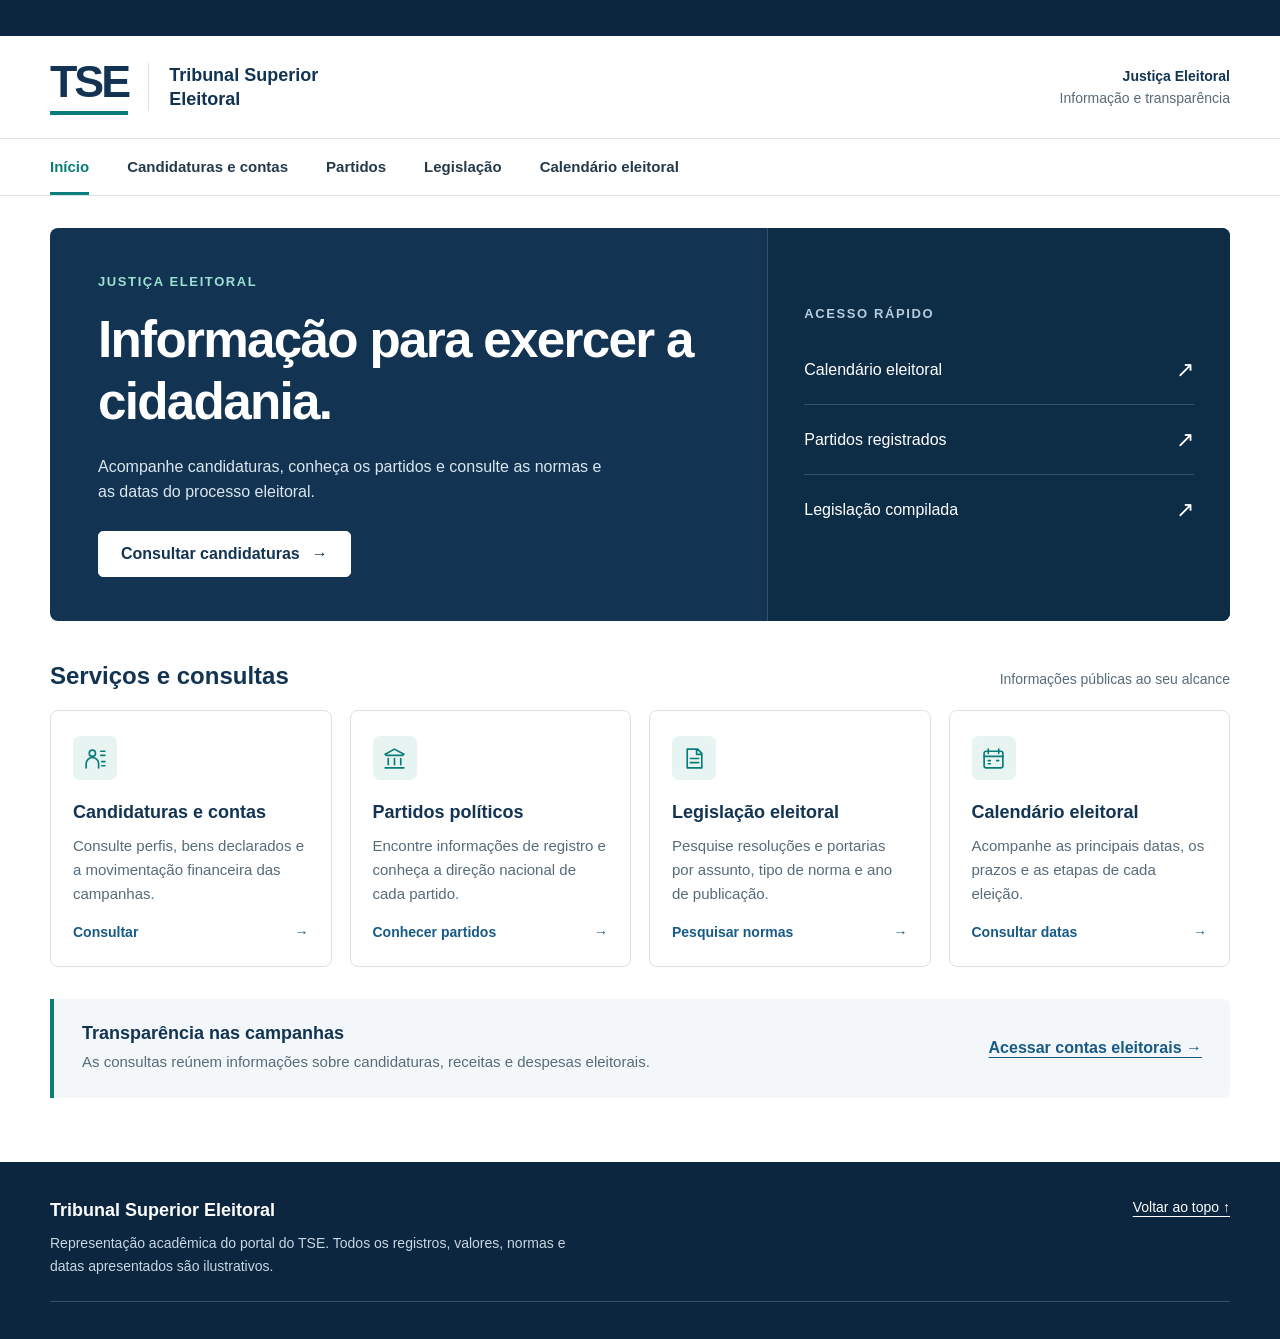
<file: index.html>
<!doctype html>
<html lang="pt-BR">
<head>
  <meta charset="utf-8">
  <meta name="viewport" content="width=device-width, initial-scale=1">
  <meta name="description" content="Protótipo acadêmico inspirado no portal do TSE. Consultas eleitorais com dados fictícios.">
  <title>Início | TSE</title>
  <link rel="stylesheet" href="assets/estilos.css">
  <script src="assets/comum.js" defer></script>
</head>
<body data-page="inicio">
  <div id="site-header"></div>
  <main id="conteudo" class="container" tabindex="-1">
    <section class="hero" aria-labelledby="titulo-inicio">
      <div class="hero-copy">
        <p class="eyebrow">Justiça Eleitoral</p>
        <h1 id="titulo-inicio">Informação para exercer a cidadania.</h1>
        <p>Acompanhe candidaturas, conheça os partidos e consulte as normas e as datas do processo eleitoral.</p>
        <a class="button button-light" href="candidaturas.html">Consultar candidaturas <span aria-hidden="true">→</span></a>
      </div>
      <div class="hero-aside">
        <p class="eyebrow">Acesso rápido</p>
        <a href="calendario.html">Calendário eleitoral <span aria-hidden="true">↗</span></a>
        <a href="partidos.html">Partidos registrados <span aria-hidden="true">↗</span></a>
        <a href="legislacao.html">Legislação compilada <span aria-hidden="true">↗</span></a>
      </div>
    </section>
    <section aria-labelledby="consultas-heading">
      <div class="section-heading"><h2 id="consultas-heading">Serviços e consultas</h2><p>Informações públicas ao seu alcance</p></div>
      <div class="service-grid">
        <a class="service-card" href="candidaturas.html">
          <span class="card-icon" aria-hidden="true"><svg viewBox="0 0 24 24"><circle cx="9" cy="7" r="3"/><path d="M3 21v-4a6 6 0 0 1 12 0v4M17 5h4M17 9h4M18 15h3M18 19h3"/></svg></span>
          <h3>Candidaturas e contas</h3><p>Consulte perfis, bens declarados e a movimentação financeira das campanhas.</p><span class="card-action">Consultar <span aria-hidden="true">→</span></span>
        </a>
        <a class="service-card" href="partidos.html">
          <span class="card-icon" aria-hidden="true"><svg viewBox="0 0 24 24"><path d="m3 8 9-5 9 5M4 9h16M6 12v6M12 12v6M18 12v6M3 21h18"/></svg></span>
          <h3>Partidos políticos</h3><p>Encontre informações de registro e conheça a direção nacional de cada partido.</p><span class="card-action">Conhecer partidos <span aria-hidden="true">→</span></span>
        </a>
        <a class="service-card" href="legislacao.html">
          <span class="card-icon" aria-hidden="true"><svg viewBox="0 0 24 24"><path d="M5 3h10l4 4v14H5zM14 3v5h5M8 12h8M8 16h8"/></svg></span>
          <h3>Legislação eleitoral</h3><p>Pesquise resoluções e portarias por assunto, tipo de norma e ano de publicação.</p><span class="card-action">Pesquisar normas <span aria-hidden="true">→</span></span>
        </a>
        <a class="service-card" href="calendario.html">
          <span class="card-icon" aria-hidden="true"><svg viewBox="0 0 24 24"><rect x="3" y="5" width="18" height="16" rx="2"/><path d="M7 3v4M17 3v4M3 10h18M7 14h2M15 14h2M7 17h2"/></svg></span>
          <h3>Calendário eleitoral</h3><p>Acompanhe as principais datas, os prazos e as etapas de cada eleição.</p><span class="card-action">Consultar datas <span aria-hidden="true">→</span></span>
        </a>
      </div>
    </section>
    <aside class="info-band"><div><h2>Transparência nas campanhas</h2><p>As consultas reúnem informações sobre candidaturas, receitas e despesas eleitorais.</p></div><a href="candidaturas.html">Acessar contas eleitorais <span aria-hidden="true">→</span></a></aside>
    <noscript><p class="notice">Ative o JavaScript para usar as consultas. <a href="candidaturas.html">Candidaturas</a> · <a href="partidos.html">Partidos</a> · <a href="legislacao.html">Legislação</a> · <a href="calendario.html">Calendário</a>. Este é um protótipo acadêmico com dados fictícios.</p></noscript>
  </main>
  <div id="site-footer"></div>
</body>
</html>
</file>
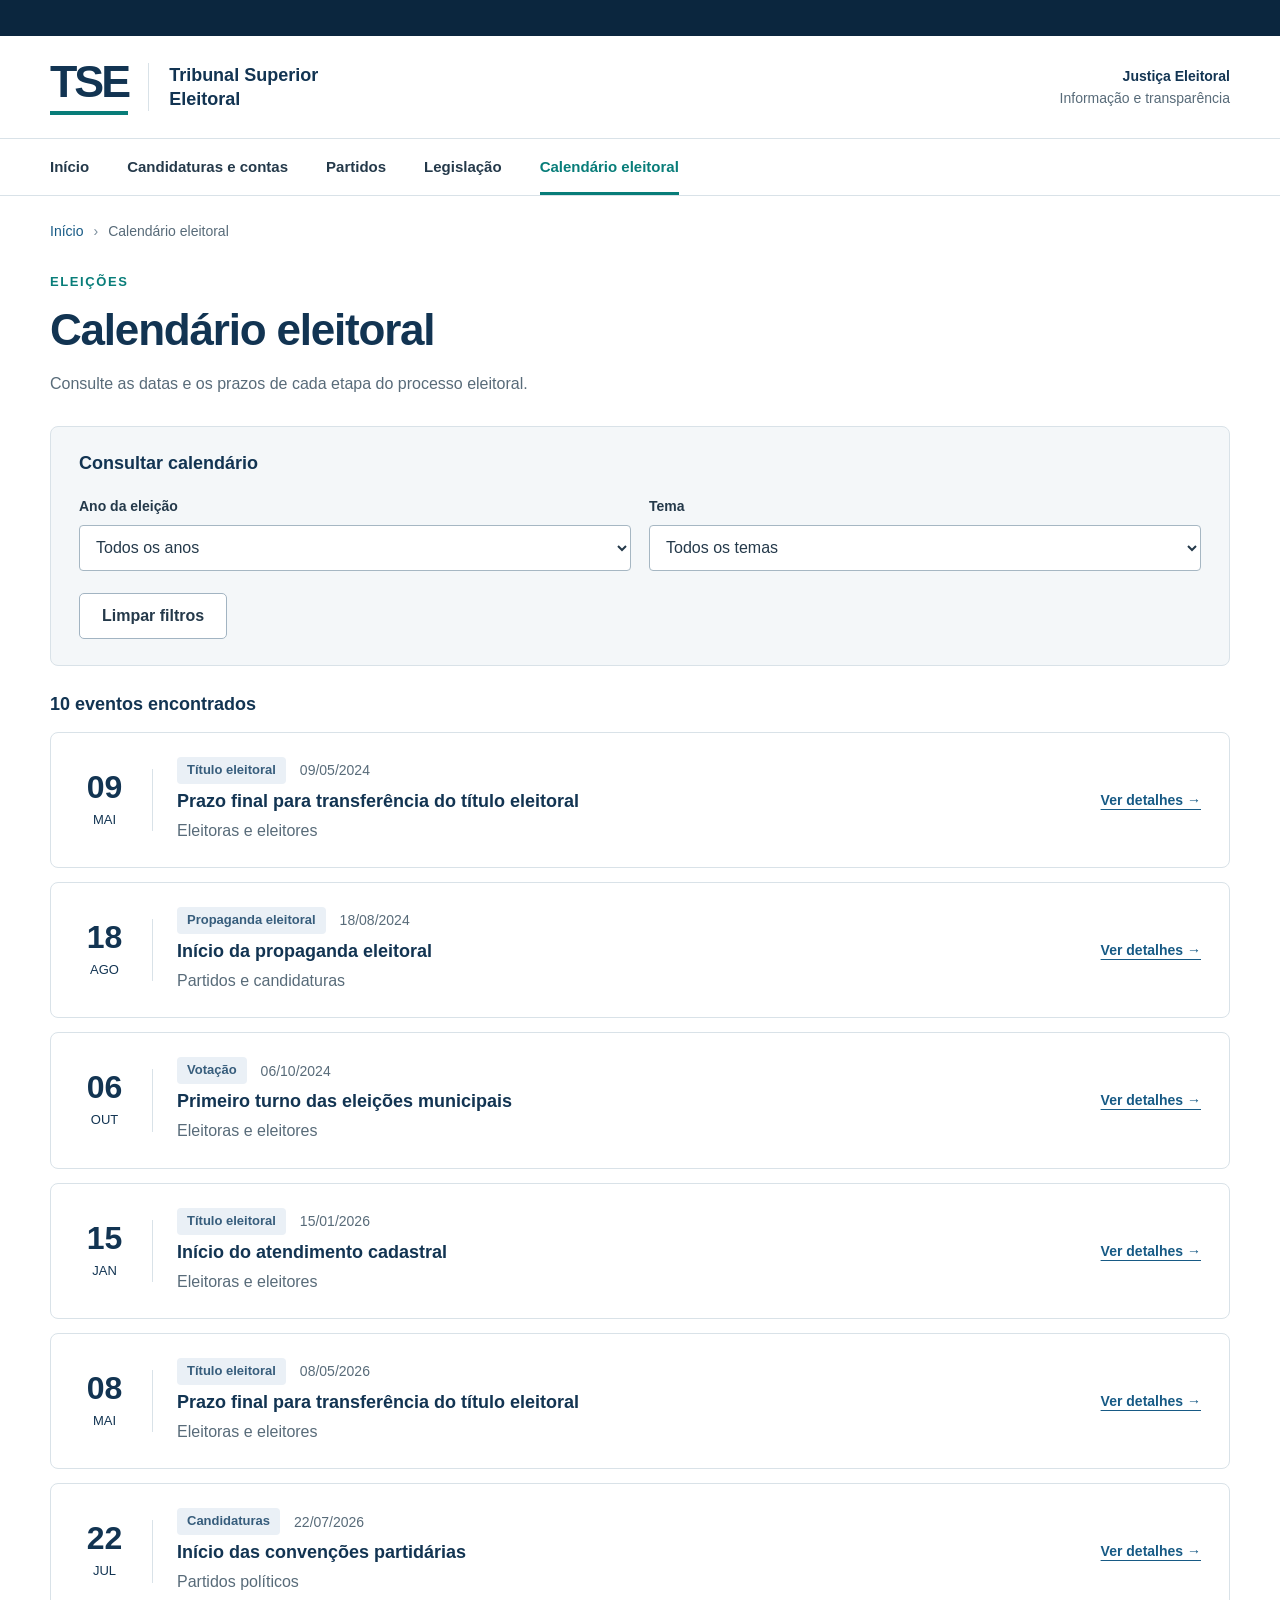
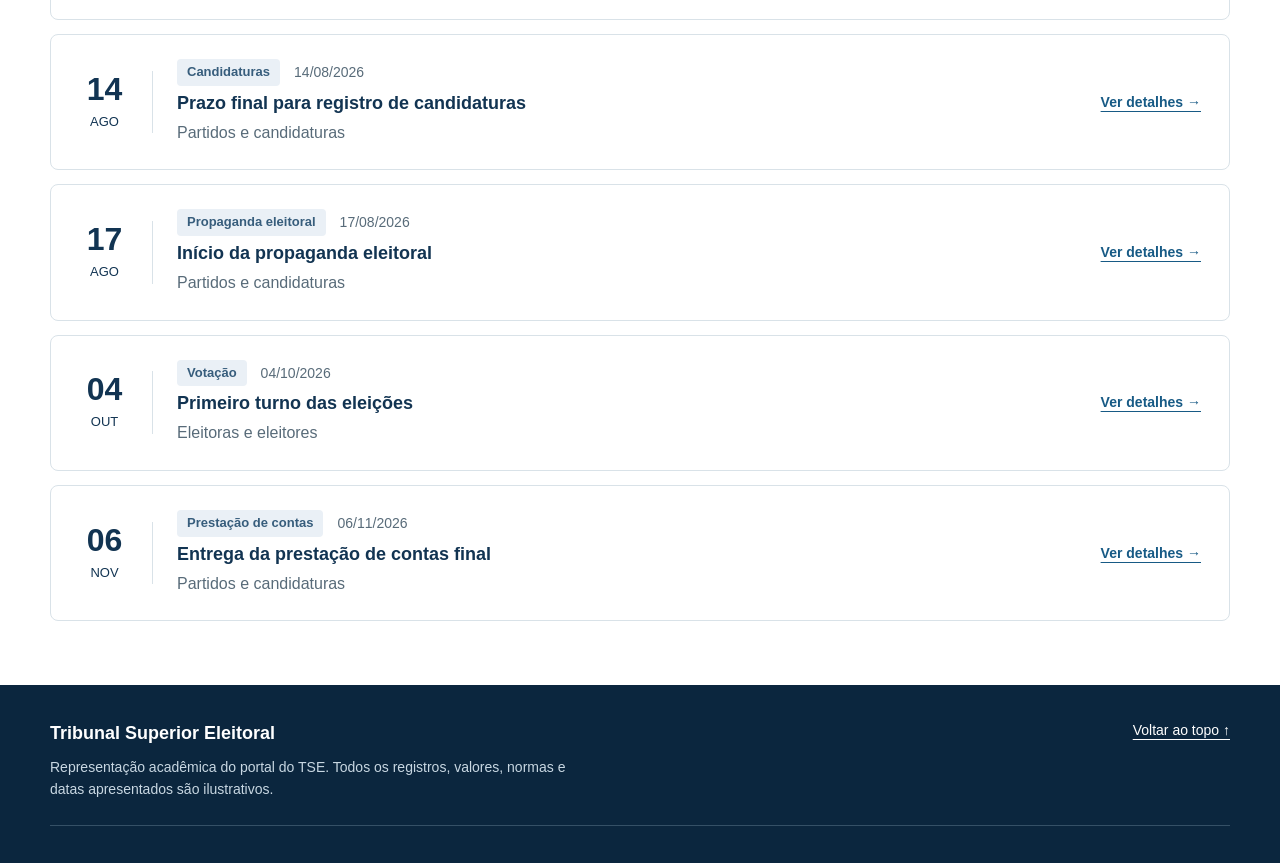
<file: calendario.html>
<!doctype html>
<html lang="pt-BR">
<head>
  <meta charset="utf-8">
  <meta name="viewport" content="width=device-width, initial-scale=1">
  <meta name="description" content="Calendário eleitoral ilustrativo com consultas por ano e tema.">
  <title>Calendário eleitoral</title>
  <link rel="stylesheet" href="assets/estilos.css">
  <script src="assets/dados.js" defer></script>
  <script src="assets/consultas.js" defer></script>
  <script src="assets/comum.js" defer></script>
  <script src="assets/paginas.js" defer></script>
</head>
<body data-page="calendario">
  <div id="site-header"></div>
  <main id="conteudo" class="container" tabindex="-1">
    <nav class="breadcrumb" aria-label="Você está em"><a href="index.html">Início</a><span aria-hidden="true">›</span><span>Calendário eleitoral</span></nav>
    <header class="page-heading"><p class="eyebrow">Eleições</p><h1>Calendário eleitoral</h1><p>Consulte as datas e os prazos de cada etapa do processo eleitoral.</p></header>
    <p id="route-notice" class="notice" role="status" hidden></p>
    <section id="list-view" aria-label="Consulta de datas eleitorais">
      <form id="filters" class="filter-panel">
        <h2>Consultar calendário</h2>
        <div class="fields two">
          <div class="field"><label for="ano">Ano da eleição</label><select id="ano" name="ano"><option value="">Todos os anos</option><option>2026</option><option>2024</option></select></div>
          <div class="field"><label for="tema">Tema</label><select id="tema" name="tema"><option value="">Todos os temas</option><option>Título eleitoral</option><option>Candidaturas</option><option>Propaganda eleitoral</option><option>Votação</option><option>Prestação de contas</option></select></div>
        </div>
        <div class="form-actions"><button class="button button-secondary" type="reset">Limpar filtros</button><p class="form-help"></p></div>
      </form>
      <div class="results-bar"><h2 id="result-count" role="status" aria-live="polite"></h2><p></p></div>
      <div id="results" class="record-list"></div>
    </section>
    <section id="detail-view" aria-label="Detalhes da data eleitoral" hidden></section>
    <noscript><p class="notice">Ative o JavaScript para pesquisar candidaturas. Protótipo acadêmico com dados fictícios. <a href="index.html">Voltar ao início</a>.</p></noscript>
  </main>
  <div id="site-footer"></div>
</body>
</html>
</file>
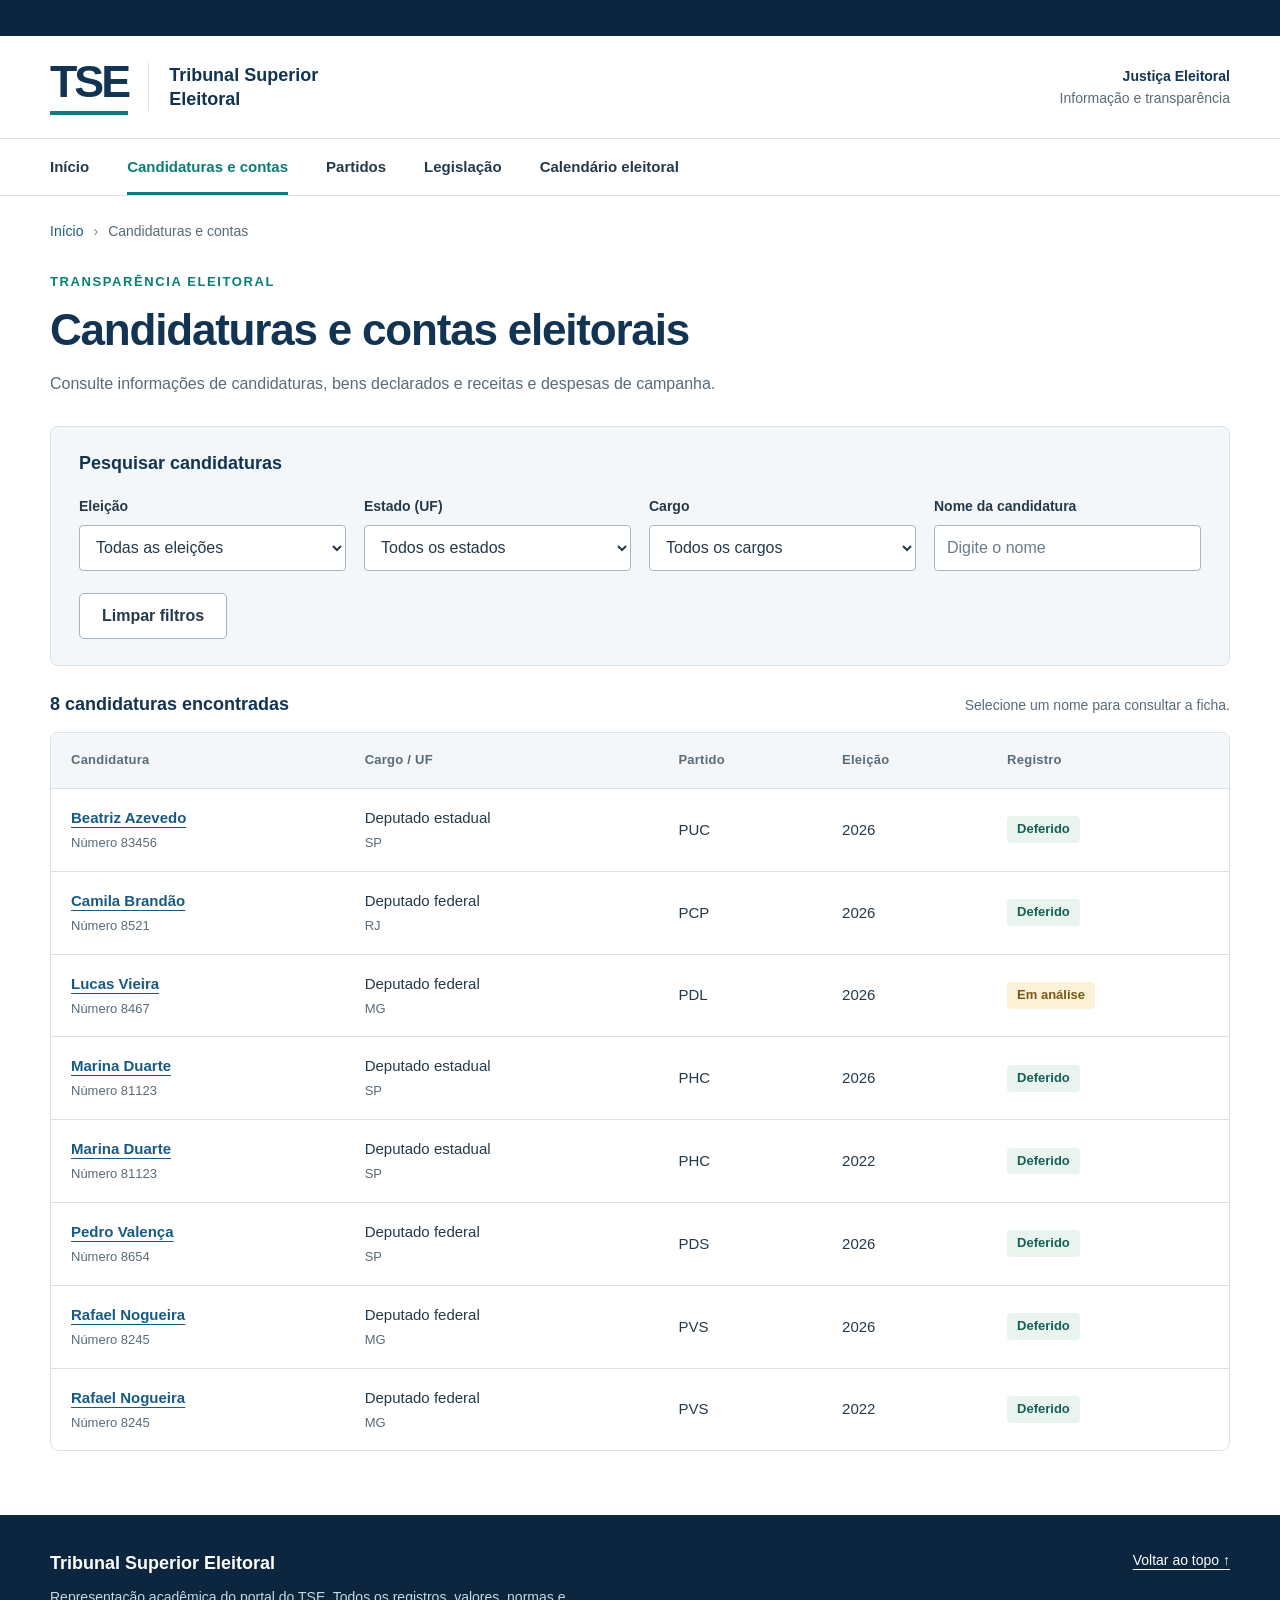
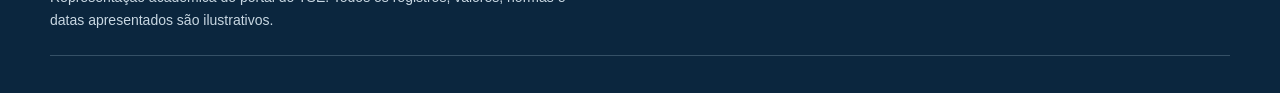
<file: candidaturas.html>
<!doctype html>
<html lang="pt-BR">
<head>
  <meta charset="utf-8">
  <meta name="viewport" content="width=device-width, initial-scale=1">
  <meta name="description" content="Consulta fictícia de candidaturas, bens e contas eleitorais para avaliação acadêmica.">
  <title>Candidaturas e contas | TSE</title>
  <link rel="stylesheet" href="assets/estilos.css">
  <script src="assets/dados.js" defer></script>
  <script src="assets/consultas.js" defer></script>
  <script src="assets/comum.js" defer></script>
  <script src="assets/paginas.js" defer></script>
</head>
<body data-page="candidaturas">
  <div id="site-header"></div>
  <main id="conteudo" class="container" tabindex="-1">
    <nav class="breadcrumb" aria-label="Você está em"><a href="index.html">Início</a><span aria-hidden="true">›</span><span>Candidaturas e contas</span></nav>
    <header class="page-heading"><p class="eyebrow">Transparência eleitoral</p><h1>Candidaturas e contas eleitorais</h1><p>Consulte informações de candidaturas, bens declarados e receitas e despesas de campanha.</p></header>
    <p id="route-notice" class="notice" role="status" hidden></p>
    <section id="list-view" aria-label="Consulta de candidaturas">
      <form id="filters" class="filter-panel">
        <h2>Pesquisar candidaturas</h2>
        <div class="fields">
          <div class="field"><label for="ano">Eleição</label><select name="ano" id="ano"><option value="">Todas as eleições</option><option value="2026">Eleições 2026</option><option value="2022">Eleições 2022</option></select></div>
          <div class="field"><label for="uf">Estado (UF)</label><select name="uf" id="uf"><option value="">Todos os estados</option><option value="MG">Minas Gerais — MG</option><option value="RJ">Rio de Janeiro — RJ</option><option value="SP">São Paulo — SP</option></select></div>
          <div class="field"><label for="cargo">Cargo</label><select name="cargo" id="cargo"><option value="">Todos os cargos</option><option>Deputado estadual</option><option>Deputado federal</option></select></div>
          <div class="field"><label for="nome">Nome da candidatura</label><input type="search" id="nome" name="nome" placeholder="Digite o nome" maxlength="100"></div>
        </div>
        <div class="form-actions"><button class="button button-secondary" type="reset">Limpar filtros</button></div>
      </form>
      <div class="results-bar"><h2 id="result-count" role="status" aria-live="polite"></h2><p>Selecione um nome para consultar a ficha.</p></div>
      <div id="results"></div>
    </section>
    <section id="detail-view" aria-label="Ficha da candidatura" hidden></section>
    <noscript><p class="notice">Ative o JavaScript para pesquisar candidaturas. Protótipo acadêmico com dados fictícios. <a href="index.html">Voltar ao início</a>.</p></noscript>
  </main>
  <div id="site-footer"></div>
</body>
</html>
</file>
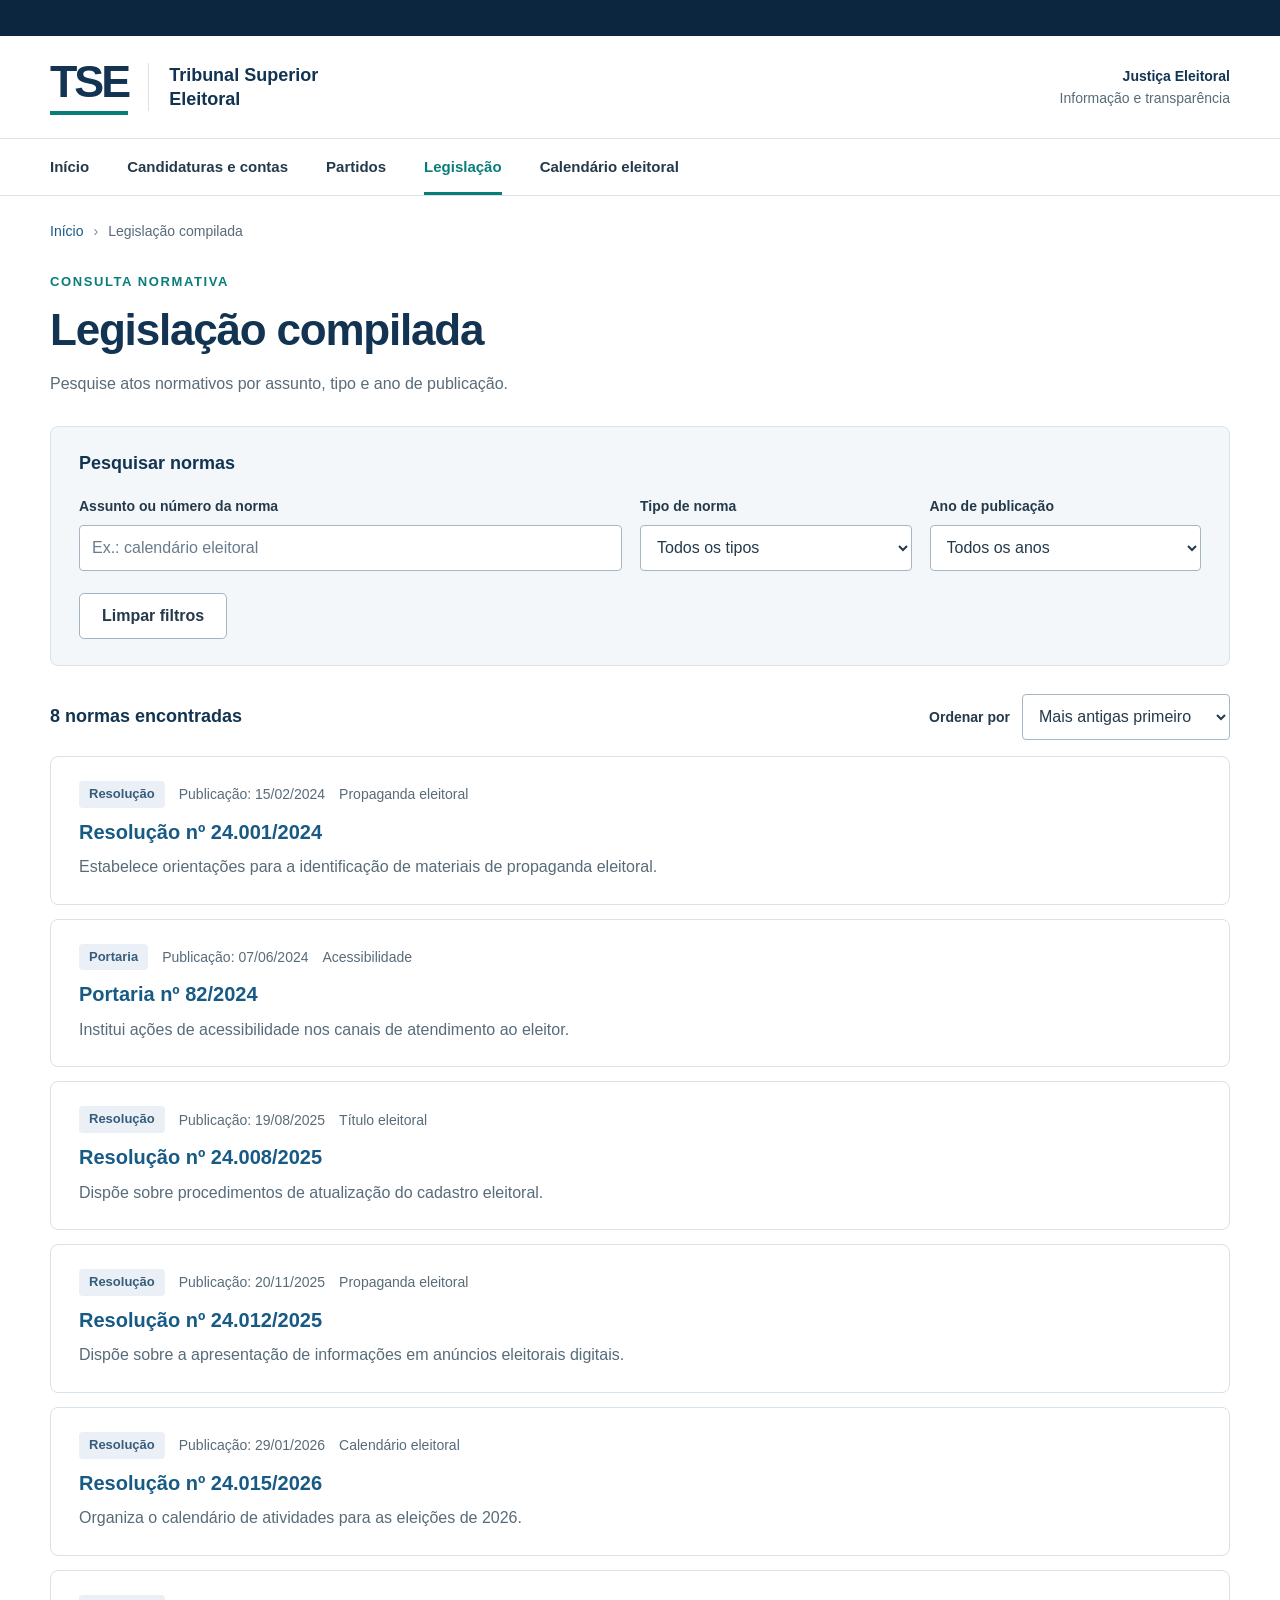
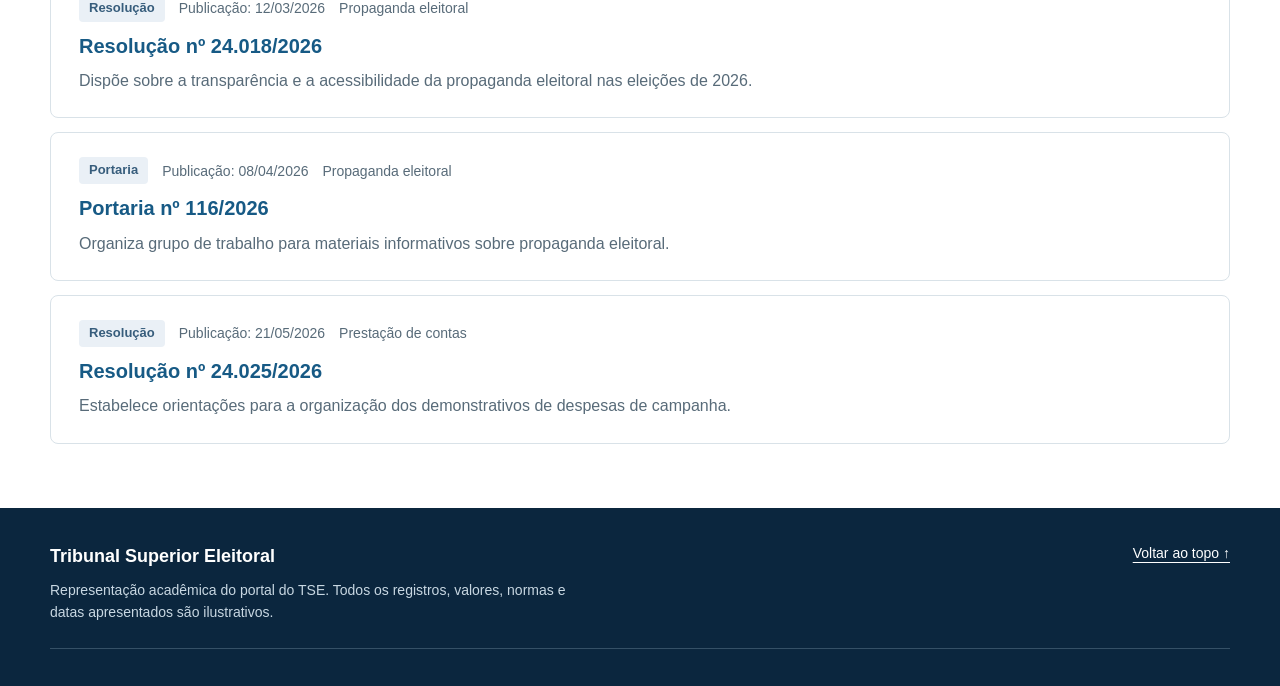
<file: legislacao.html>
<!doctype html>
<html lang="pt-BR">
<head>
  <meta charset="utf-8">
  <meta name="viewport" content="width=device-width, initial-scale=1">
  <meta name="description" content="Pesquisa de resoluções e portarias ilustrativas por assunto, tipo e ano.">
  <title>Legislação compilada | TSE</title>
  <link rel="stylesheet" href="assets/estilos.css">
  <script src="assets/dados.js" defer></script>
  <script src="assets/consultas.js" defer></script>
  <script src="assets/comum.js" defer></script>
  <script src="assets/paginas.js" defer></script>
</head>
<body data-page="legislacao">
  <div id="site-header"></div>
  <main id="conteudo" class="container" tabindex="-1">
    <nav class="breadcrumb" aria-label="Você está em"><a href="index.html">Início</a><span aria-hidden="true">›</span><span>Legislação compilada</span></nav>
    <header class="page-heading"><p class="eyebrow">Consulta normativa</p><h1>Legislação compilada</h1><p>Pesquise atos normativos por assunto, tipo e ano de publicação.</p></header>
    <p id="route-notice" class="notice" role="status" hidden></p>
    <section id="list-view" aria-label="Pesquisa de normas">
      <form id="filters" class="filter-panel">
        <h2>Pesquisar normas</h2>
        <div class="fields legislation">
          <div class="field"><label for="busca">Assunto ou número da norma</label><input type="search" name="busca" id="busca" placeholder="Ex.: calendário eleitoral" maxlength="100"></div>
          <div class="field"><label for="tipo">Tipo de norma</label><select id="tipo" name="tipo"><option value="">Todos os tipos</option><option>Resolução</option><option>Portaria</option></select></div>
          <div class="field"><label for="ano">Ano de publicação</label><select id="ano" name="ano"><option value="">Todos os anos</option><option>2026</option><option>2025</option><option>2024</option></select></div>
        </div>
        <div class="form-actions"><button class="button button-secondary" type="reset">Limpar filtros</button></div>
      </form>
      <div class="results-bar"><h2 id="result-count" role="status" aria-live="polite"></h2><div class="sort-field"><label for="ordem">Ordenar por</label><select id="ordem"><option value="antigas">Mais antigas primeiro</option><option value="recentes">Mais recentes primeiro</option></select></div></div>
      <div id="results" class="record-list"></div>
    </section>
    <section id="detail-view" aria-label="Texto da norma" hidden></section>
    <noscript><p class="notice">Ative o JavaScript para pesquisar normas. Protótipo acadêmico com dados fictícios. <a href="index.html">Voltar ao início</a>.</p></noscript>
  </main>
  <div id="site-footer"></div>
</body>
</html>
</file>
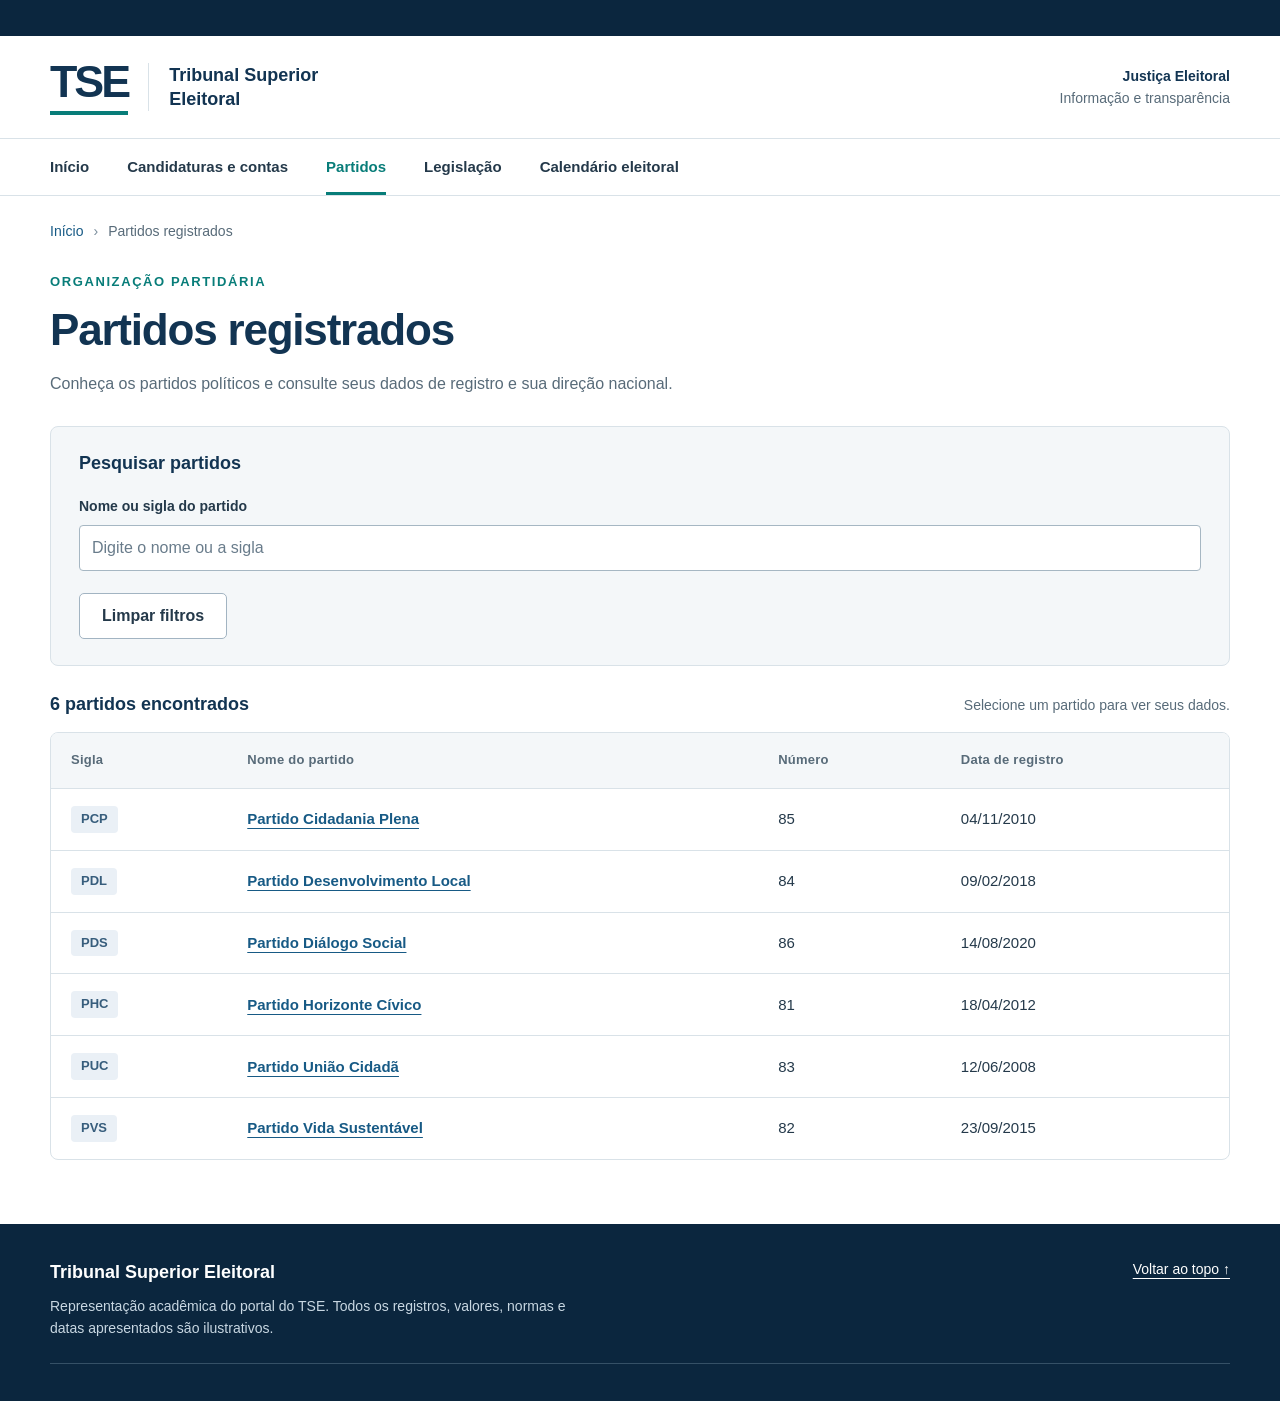
<file: partidos.html>
<!doctype html>
<html lang="pt-BR">
<head>
  <meta charset="utf-8">
  <meta name="viewport" content="width=device-width, initial-scale=1">
  <meta name="description" content="Consulta de partidos e direções nacionais com dados fictícios para avaliação acadêmica.">
  <title>Partidos registrados | TSE</title>
  <link rel="stylesheet" href="assets/estilos.css">
  <script src="assets/dados.js" defer></script>
  <script src="assets/consultas.js" defer></script>
  <script src="assets/comum.js" defer></script>
  <script src="assets/paginas.js" defer></script>
</head>
<body data-page="partidos">
  <div id="site-header"></div>
  <main id="conteudo" class="container" tabindex="-1">
    <nav class="breadcrumb" aria-label="Você está em"><a href="index.html">Início</a><span aria-hidden="true">›</span><span>Partidos registrados</span></nav>
    <header class="page-heading"><p class="eyebrow">Organização partidária</p><h1>Partidos registrados</h1><p>Conheça os partidos políticos e consulte seus dados de registro e sua direção nacional.</p></header>
    <p id="route-notice" class="notice" role="status" hidden></p>
    <section id="list-view" aria-label="Consulta de partidos">
      <form id="filters" class="filter-panel">
        <h2>Pesquisar partidos</h2>
        <div class="field"><label for="busca">Nome ou sigla do partido</label><input type="search" id="busca" name="busca" placeholder="Digite o nome ou a sigla" maxlength="100"></div>
        <div class="form-actions"><button class="button button-secondary" type="reset">Limpar filtros</button></div>
      </form>
      <div class="results-bar"><h2 id="result-count" role="status" aria-live="polite"></h2><p>Selecione um partido para ver seus dados.</p></div>
      <div id="results"></div>
    </section>
    <section id="detail-view" aria-label="Ficha do partido" hidden></section>
    <noscript><p class="notice">Ative o JavaScript para pesquisar partidos. Protótipo acadêmico com dados fictícios. <a href="index.html">Voltar ao início</a>.</p></noscript>
  </main>
  <div id="site-footer"></div>
</body>
</html>
</file>
<file: assets/estilos.css>
@charset "UTF-8";
:root {
  --navy: #123452;
  --deep: #0b263e;
  --blue: #175a85;
  --teal: #087d79;
  --ink: #24394a;
  --muted: #586b79;
  --line: #d9e2e8;
  --paper: #f4f7f9;
  --white: #fff;
  --gold: #f0c45c;
  --radius: 8px;
}
* {
  box-sizing: border-box;
}
body {
  margin: 0;
  color: var(--ink);
  background: var(--white);
  font:
    1rem/1.6 "Segoe UI",
    Arial,
    sans-serif;
}
a {
  color: var(--blue);
  text-underline-offset: 4px;
}
button,
input,
select {
  font: inherit;
}
button,
a,
input,
select {
  -webkit-tap-highlight-color: transparent;
}
button {
  cursor: pointer;
}
button:disabled {
  cursor: default;
}
:focus-visible {
  outline: 3px solid #b45d00;
  outline-offset: 4px;
}
[hidden] {
  display: none !important;
}
h1,
h2,
h3,
p {
  margin-top: 0;
}
h1,
h2,
h3 {
  color: var(--navy);
  line-height: 1.22;
}
h1 {
  font-size: clamp(2rem, 4vw, 2.75rem);
  font-weight: 650;
  letter-spacing: -1.2px;
  margin-bottom: 14px;
}
h2 {
  font-size: 1.5rem;
  font-weight: 650;
}
h3 {
  font-size: 1.125rem;
}
.container {
  width: min(1180px, calc(100% - 64px));
  margin-inline: auto;
}
.skip-link {
  position: absolute;
  left: 20px;
  top: -100px;
  z-index: 10;
  background: white;
  padding: 12px 20px;
}
.skip-link:focus {
  top: 12px;
}
.utility {
  background: var(--deep);
  color: #e0e9ef;
  font-size: 0.875rem;
}
.utility .container {
  min-height: 36px;
  display: flex;
  align-items: center;
  justify-content: space-between;
  gap: 16px;
}
.utility a {
  color: white;
}
.brand-row {
  min-height: 102px;
  display: flex;
  align-items: center;
  justify-content: space-between;
  gap: 24px;
}
.brand {
  display: flex;
  align-items: center;
  gap: 20px;
  color: var(--navy);
  text-decoration: none;
}
.brand-mark {
  font-size: 2.8rem;
  font-weight: 800;
  letter-spacing: -3px;
  line-height: 1;
  border-bottom: 4px solid var(--teal);
  padding-bottom: 7px;
}
.brand-name {
  border-left: 1px solid var(--line);
  padding-left: 20px;
  font-size: 1.125rem;
  font-weight: 600;
  line-height: 1.35;
}
.brand-note {
  color: var(--muted);
  font-size: 0.875rem;
  text-align: right;
}
.brand-note strong {
  display: block;
  color: var(--navy);
  font-weight: 600;
}
.site-nav {
  border-top: 1px solid var(--line);
  border-bottom: 1px solid var(--line);
}
.nav-links {
  display: flex;
  gap: 38px;
}
.nav-links a {
  display: block;
  text-decoration: none;
  color: var(--ink);
  padding: 16px 0 13px;
  border-bottom: 3px solid transparent;
  font-size: 0.9375rem;
  font-weight: 600;
}
.nav-links a:hover,
.nav-links a[aria-current] {
  color: var(--teal);
  border-bottom-color: var(--teal);
}
.menu-toggle {
  display: none;
}
.breadcrumb {
  display: flex;
  flex-wrap: wrap;
  gap: 10px;
  padding-block: 24px;
  font-size: 0.875rem;
  color: var(--muted);
}
.breadcrumb a {
  text-decoration: none;
}
.breadcrumb span[aria-hidden] {
  color: #7a8d9c;
}
.page-heading {
  margin: 6px 0 30px;
  max-width: 850px;
}
.eyebrow {
  font-size: 0.8125rem;
  letter-spacing: 1.6px;
  font-weight: 700;
  text-transform: uppercase;
  color: var(--teal);
  margin-bottom: 10px;
}
.page-heading p:last-child {
  color: var(--muted);
  margin-bottom: 0;
}
main {
  min-height: 55vh;
  padding-bottom: 64px;
}
.hero {
  margin-top: 32px;
  background: var(--navy);
  color: white;
  display: grid;
  grid-template-columns: 1.55fr 1fr;
  border-radius: var(--radius);
  overflow: hidden;
}
.hero-copy {
  padding: 44px 48px;
}
.hero .eyebrow {
  color: #9be0d2;
}
.hero h1 {
  color: white;
  font-size: clamp(2.25rem, 4vw, 3.25rem);
  max-width: 620px;
  margin: 16px 0 20px;
  letter-spacing: -1.7px;
}
.hero-copy > p:not(.eyebrow) {
  color: #dbe6ee;
  max-width: 520px;
  margin-bottom: 26px;
}
.hero-aside {
  background: #0d2d47;
  padding: 36px;
  border-left: 1px solid #355269;
  display: flex;
  flex-direction: column;
  justify-content: center;
}
.hero-aside .eyebrow {
  color: #b6ccdc;
}
.hero-aside a {
  color: white;
  text-decoration: none;
  padding: 17px 0;
  border-bottom: 1px solid #355269;
  display: flex;
  align-items: center;
  justify-content: space-between;
  gap: 16px;
}
.hero-aside a:last-child {
  border: 0;
}
.hero-aside a:hover {
  color: #9be0d2;
}
.hero-aside a span {
  font-size: 1.375rem;
}
.button {
  display: inline-flex;
  align-items: center;
  justify-content: center;
  gap: 12px;
  padding: 11px 22px;
  border-radius: 5px;
  background: var(--blue);
  border: 1px solid var(--blue);
  color: white;
  text-decoration: none;
  font-weight: 600;
  min-height: 46px;
  line-height: 1.35;
}
.button:hover {
  background: var(--navy);
  border-color: var(--navy);
}
.button-light {
  background: white;
  color: var(--navy);
  border-color: white;
}
.button-light:hover {
  background: #e1eef4;
  color: var(--navy);
  border-color: #e1eef4;
}
.button-secondary {
  background: white;
  border-color: #a2b4c2;
  color: var(--ink);
}
.button-secondary:hover {
  background: var(--paper);
  color: var(--navy);
  border-color: var(--blue);
}
.section-heading {
  display: flex;
  align-items: baseline;
  justify-content: space-between;
  gap: 20px;
  margin: 40px 0 20px;
}
.section-heading h2 {
  margin: 0;
}
.section-heading p {
  margin: 0;
  color: var(--muted);
  font-size: 0.875rem;
}
.service-grid {
  display: grid;
  grid-template-columns: repeat(4, 1fr);
  gap: 18px;
}
.service-card {
  padding: 25px 22px 22px;
  border: 1px solid var(--line);
  border-radius: var(--radius);
  text-decoration: none;
  color: var(--ink);
  display: flex;
  flex-direction: column;
  transition:
    border-color 0.15s,
    background 0.15s;
}
.service-card:hover {
  background: var(--paper);
  border-color: var(--teal);
}
.service-card .card-icon {
  display: grid;
  place-items: center;
  width: 44px;
  height: 44px;
  background: #e8f4f1;
  color: var(--teal);
  border-radius: 7px;
  margin-bottom: 22px;
}
.card-icon svg {
  width: 25px;
  height: 25px;
  fill: none;
  stroke: currentColor;
  stroke-width: 1.6;
  stroke-linecap: round;
  stroke-linejoin: round;
}
.service-card h3 {
  margin-bottom: 10px;
}
.service-card p {
  color: var(--muted);
  font-size: 0.9375rem;
  flex: 1;
}
.card-action {
  color: var(--blue);
  font-size: 0.875rem;
  font-weight: 650;
  display: flex;
  justify-content: space-between;
  align-items: center;
}
.info-band {
  background: var(--paper);
  border-left: 4px solid var(--teal);
  border-radius: 0 6px 6px 0;
  padding: 24px 28px;
  margin-top: 32px;
  display: flex;
  align-items: center;
  justify-content: space-between;
  gap: 30px;
}
.info-band h2 {
  font-size: 1.125rem;
  margin-bottom: 5px;
}
.info-band p {
  margin: 0;
  color: var(--muted);
  font-size: 0.9375rem;
}
.info-band a {
  white-space: nowrap;
  font-weight: 600;
}
.filter-panel {
  background: var(--paper);
  border: 1px solid var(--line);
  border-radius: var(--radius);
  padding: 26px 28px;
  margin-bottom: 28px;
}
.filter-panel h2 {
  font-size: 1.125rem;
  margin-bottom: 20px;
}
.fields {
  display: grid;
  grid-template-columns: repeat(4, minmax(0, 1fr));
  gap: 18px;
  align-items: end;
}
.fields.two {
  grid-template-columns: repeat(2, minmax(0, 1fr));
}
.fields.legislation {
  grid-template-columns: 2fr 1fr 1fr;
}
.field {
  display: flex;
  flex-direction: column;
  gap: 7px;
}
label {
  font-size: 0.875rem;
  font-weight: 600;
  color: var(--ink);
}
input,
select {
  background: white;
  color: var(--ink);
  border: 1px solid #a6b7c3;
  border-radius: 4px;
  width: 100%;
  min-height: 46px;
  padding: 9px 12px;
}
input::placeholder {
  color: #697c8b;
}
.form-actions {
  display: flex;
  flex-wrap: wrap;
  align-items: center;
  gap: 12px;
  margin-top: 22px;
}
.form-help {
  font-size: 0.875rem;
  color: var(--muted);
  margin: 0 0 0 auto;
}
.results-bar {
  display: flex;
  align-items: center;
  justify-content: space-between;
  gap: 20px;
  margin: 0 0 16px;
}
.results-bar h2 {
  font-size: 1.125rem;
  margin: 0;
}
.results-bar p {
  margin: 0;
  color: var(--muted);
  font-size: 0.875rem;
}
.sort-field {
  display: flex;
  align-items: center;
  gap: 12px;
}
.sort-field label {
  white-space: nowrap;
}
.sort-field select {
  width: auto;
}
.table-wrap {
  overflow-x: auto;
  border: 1px solid var(--line);
  border-radius: var(--radius);
}
table {
  border-collapse: collapse;
  width: 100%;
  text-align: left;
  font-size: 0.9375rem;
}
caption {
  text-align: left;
  font-weight: 600;
  padding: 16px 20px;
  color: var(--navy);
  background: var(--paper);
}
th {
  color: var(--muted);
  font-weight: 600;
  background: var(--paper);
  font-size: 0.8125rem;
  letter-spacing: 0.25px;
}
td,
th {
  padding: 17px 20px;
  border-bottom: 1px solid var(--line);
  vertical-align: middle;
}
tbody tr:last-child td {
  border-bottom: 0;
}
tbody tr:hover {
  background: #f8fafb;
}
td a {
  font-weight: 600;
}
.subtext {
  display: block;
  font-size: 0.8125rem;
  color: var(--muted);
  margin-top: 3px;
  font-weight: 400;
}
.money {
  text-align: right;
  white-space: nowrap;
  font-variant-numeric: tabular-nums;
}
.badge {
  display: inline-block;
  padding: 3px 10px;
  border-radius: 4px;
  font-size: 0.8125rem;
  color: #166056;
  background: #e8f4ed;
  font-weight: 600;
  white-space: nowrap;
}
.badge.neutral {
  background: #eaf0f6;
  color: #375d7c;
}
.badge.pending {
  color: #775817;
  background: #fcf2d8;
}
.empty {
  text-align: center;
  padding: 52px 24px;
  border: 1px dashed #a6b7c3;
  border-radius: var(--radius);
  background: var(--paper);
}
.empty h3 {
  margin-bottom: 8px;
}
.empty p {
  margin: 0;
  color: var(--muted);
}
.notice {
  padding: 14px 18px;
  background: #fff8e5;
  border-left: 3px solid #c99826;
  font-size: 0.875rem;
  margin-bottom: 22px;
}
.back-link {
  display: inline-block;
  margin: 0 0 24px;
  font-weight: 600;
  text-decoration: none;
}
.detail-card {
  border: 1px solid var(--line);
  border-radius: var(--radius);
  overflow: hidden;
}
.detail-header {
  background: var(--paper);
  padding: 28px 32px;
  display: flex;
  align-items: center;
  gap: 24px;
}
.initials {
  width: 70px;
  height: 70px;
  flex-shrink: 0;
  display: grid;
  place-items: center;
  background: #dce9ef;
  border-radius: 50%;
  color: var(--navy);
  font-size: 1.5rem;
  font-weight: 700;
}
.detail-header h2 {
  font-size: 1.75rem;
  margin: 0 0 8px;
}
.detail-header p {
  margin: 0;
  color: var(--muted);
}
.detail-header .badge {
  margin-left: auto;
}
.tabs {
  display: flex;
  gap: 25px;
  padding: 0 32px;
  border-bottom: 1px solid var(--line);
}
.tabs a {
  padding: 18px 0 14px;
  border-bottom: 3px solid transparent;
  text-decoration: none;
  font-weight: 600;
  color: var(--muted);
}
.tabs a[aria-current] {
  border-bottom-color: var(--teal);
  color: var(--teal);
}
.detail-body {
  padding: 30px 32px;
}
.detail-body h3 {
  font-size: 1.25rem;
}
.facts {
  display: grid;
  grid-template-columns: repeat(3, minmax(0, 1fr));
  gap: 26px;
  margin: 0;
}
dt {
  font-size: 0.875rem;
  color: var(--muted);
  margin-bottom: 5px;
}
dd {
  margin: 0;
  font-weight: 600;
}
.total {
  background: #edf6f3;
  border-left: 3px solid var(--teal);
  padding: 18px 22px;
  display: flex;
  flex-wrap: wrap;
  align-items: baseline;
  justify-content: space-between;
  gap: 12px;
  margin-top: 20px;
}
.total strong {
  font-size: 1.5rem;
  color: var(--navy);
}
.metric-grid {
  display: grid;
  grid-template-columns: 1fr 1fr;
  gap: 20px;
  margin-bottom: 26px;
}
.metric {
  background: var(--paper);
  padding: 20px 24px;
  border: 1px solid var(--line);
  border-radius: 6px;
}
.metric span {
  color: var(--muted);
  font-size: 0.875rem;
  display: block;
}
.metric strong {
  color: var(--navy);
  font-size: 1.5rem;
}
.expense-filter {
  max-width: 350px;
  margin: 0 0 20px;
}
.record-list {
  display: grid;
  gap: 14px;
}
.record {
  border: 1px solid var(--line);
  border-radius: var(--radius);
  padding: 24px 28px;
}
.record-meta {
  display: flex;
  flex-wrap: wrap;
  align-items: center;
  gap: 14px;
  font-size: 0.875rem;
  color: var(--muted);
  margin-bottom: 12px;
}
.record h3 {
  margin: 0 0 10px;
  font-size: 1.25rem;
}
.record h3 a {
  text-decoration: none;
}
.record h3 a:hover {
  text-decoration: underline;
}
.record p {
  color: var(--muted);
  margin: 0;
}
.calendar-record {
  display: grid;
  grid-template-columns: 74px 1fr auto;
  align-items: center;
  gap: 24px;
}
.date-block {
  border-right: 1px solid var(--line);
  padding-right: 22px;
  text-align: center;
  color: var(--navy);
}
.date-block strong {
  display: block;
  font-size: 2rem;
  line-height: 1.15;
  font-weight: 650;
}
.date-block span {
  font-size: 0.8125rem;
  text-transform: uppercase;
}
.calendar-record .record-meta {
  margin-bottom: 7px;
}
.calendar-record h3 {
  font-size: 1.125rem;
  margin-bottom: 5px;
}
.calendar-record > a {
  font-size: 0.875rem;
  font-weight: 600;
  white-space: nowrap;
}
.document-body {
  max-width: 820px;
}
.document-body > p {
  margin-bottom: 22px;
}
.document-body .facts {
  margin-bottom: 30px;
}
.document-label {
  color: var(--muted);
  font-size: 0.875rem;
  border-top: 1px solid var(--line);
  padding-top: 20px;
  margin-top: 28px;
}
.section-divider {
  border: 0;
  border-top: 1px solid var(--line);
  margin: 30px 0;
}
.site-footer {
  background: var(--deep);
  color: #c8d7e2;
  padding: 34px 0 20px;
}
.footer-top {
  display: flex;
  justify-content: space-between;
  gap: 35px;
  align-items: start;
}
.footer-top strong {
  color: white;
  font-size: 1.125rem;
}
.footer-top p {
  font-size: 0.875rem;
  margin: 8px 0 0;
  max-width: 530px;
}
.footer-top a {
  color: white;
  font-size: 0.875rem;
}
.footer-bottom {
  border-top: 1px solid #355066;
  margin-top: 24px;
  padding-top: 17px;
  font-size: 0.8125rem;
  display: flex;
  justify-content: space-between;
  gap: 20px;
}
.sr-only {
  position: absolute;
  width: 1px;
  height: 1px;
  padding: 0;
  margin: -1px;
  overflow: hidden;
  clip: rect(0, 0, 0, 0);
  white-space: nowrap;
  border: 0;
}
@media (max-width: 1000px) {
  .nav-links {
    gap: 25px;
  }
  .hero-copy {
    padding: 34px;
  }
  .hero-aside {
    padding: 26px;
  }
  .service-grid {
    grid-template-columns: repeat(2, 1fr);
  }
  .fields {
    grid-template-columns: repeat(2, minmax(0, 1fr));
  }
  .fields.legislation {
    grid-template-columns: 2fr 1fr 1fr;
  }
  .facts {
    grid-template-columns: repeat(2, minmax(0, 1fr));
  }
}
@media (max-width: 700px) {
  .container {
    width: calc(100% - 32px);
  }
  .utility .container {
    padding-block: 7px;
    font-size: 0.8125rem;
  }
  .utility a {
    display: none;
  }
  .brand-row {
    min-height: 90px;
    gap: 12px;
  }
  .brand-mark {
    font-size: 2.25rem;
  }
  .brand {
    gap: 12px;
  }
  .brand-name {
    font-size: 0.875rem;
    padding-left: 12px;
  }
  .brand-note {
    display: none;
  }
  .menu-toggle {
    display: block;
    background: var(--paper);
    color: var(--navy);
    border: 1px solid var(--line);
    padding: 8px 12px;
    border-radius: 4px;
    min-height: 44px;
  }
  .nav-links {
    display: none;
    flex-direction: column;
    gap: 0;
    padding: 8px 0;
  }
  .nav-links.is-open {
    display: flex;
  }
  .nav-links a {
    padding: 11px 6px;
  }
  .hero {
    grid-template-columns: 1fr;
    margin-top: 20px;
  }
  .hero-copy {
    padding: 28px 24px;
  }
  .hero-aside {
    padding: 22px 24px;
    border-left: 0;
    border-top: 1px solid #355269;
  }
  .hero h1 {
    font-size: 2.25rem;
  }
  .service-grid {
    gap: 12px;
  }
  .service-card {
    padding: 20px 16px;
  }
  .section-heading {
    flex-direction: column;
    gap: 8px;
  }
  .info-band {
    flex-direction: column;
    align-items: start;
    gap: 16px;
    padding: 22px;
  }
  .filter-panel {
    padding: 22px 20px;
  }
  .fields,
  .fields.two,
  .fields.legislation {
    grid-template-columns: 1fr;
  }
  .form-help {
    flex-basis: 100%;
    margin-left: 0;
  }
  .results-bar {
    flex-direction: column;
    align-items: start;
    gap: 12px;
  }
  .detail-header {
    padding: 24px 20px;
    flex-wrap: wrap;
    gap: 15px;
  }
  .detail-header .badge {
    margin-left: 0;
  }
  .detail-header h2 {
    font-size: 1.5rem;
  }
  .detail-body {
    padding: 24px 20px;
  }
  .tabs {
    padding: 0 20px;
    gap: 18px;
    flex-wrap: wrap;
  }
  .tabs a {
    font-size: 0.9375rem;
  }
  .facts {
    grid-template-columns: 1fr;
    gap: 20px;
  }
  .metric-grid {
    grid-template-columns: 1fr;
    gap: 12px;
  }
  .record {
    padding: 20px;
  }
  .calendar-record {
    grid-template-columns: 58px 1fr;
    gap: 16px;
  }
  .calendar-record > a {
    grid-column: 2;
  }
  .date-block {
    padding-right: 14px;
  }
  .footer-top,
  .footer-bottom {
    flex-direction: column;
    gap: 14px;
  }
  td,
  th {
    padding: 14px 16px;
  }
  main {
    padding-bottom: 40px;
  }
}
@media (max-width: 380px) {
  .service-grid {
    grid-template-columns: 1fr;
  }
  .brand-name {
    font-size: 0.8125rem;
  }
  .brand-mark {
    font-size: 2rem;
  }
}
@media (prefers-reduced-motion: reduce) {
  * {
    transition: none !important;
  }
}
</file>
